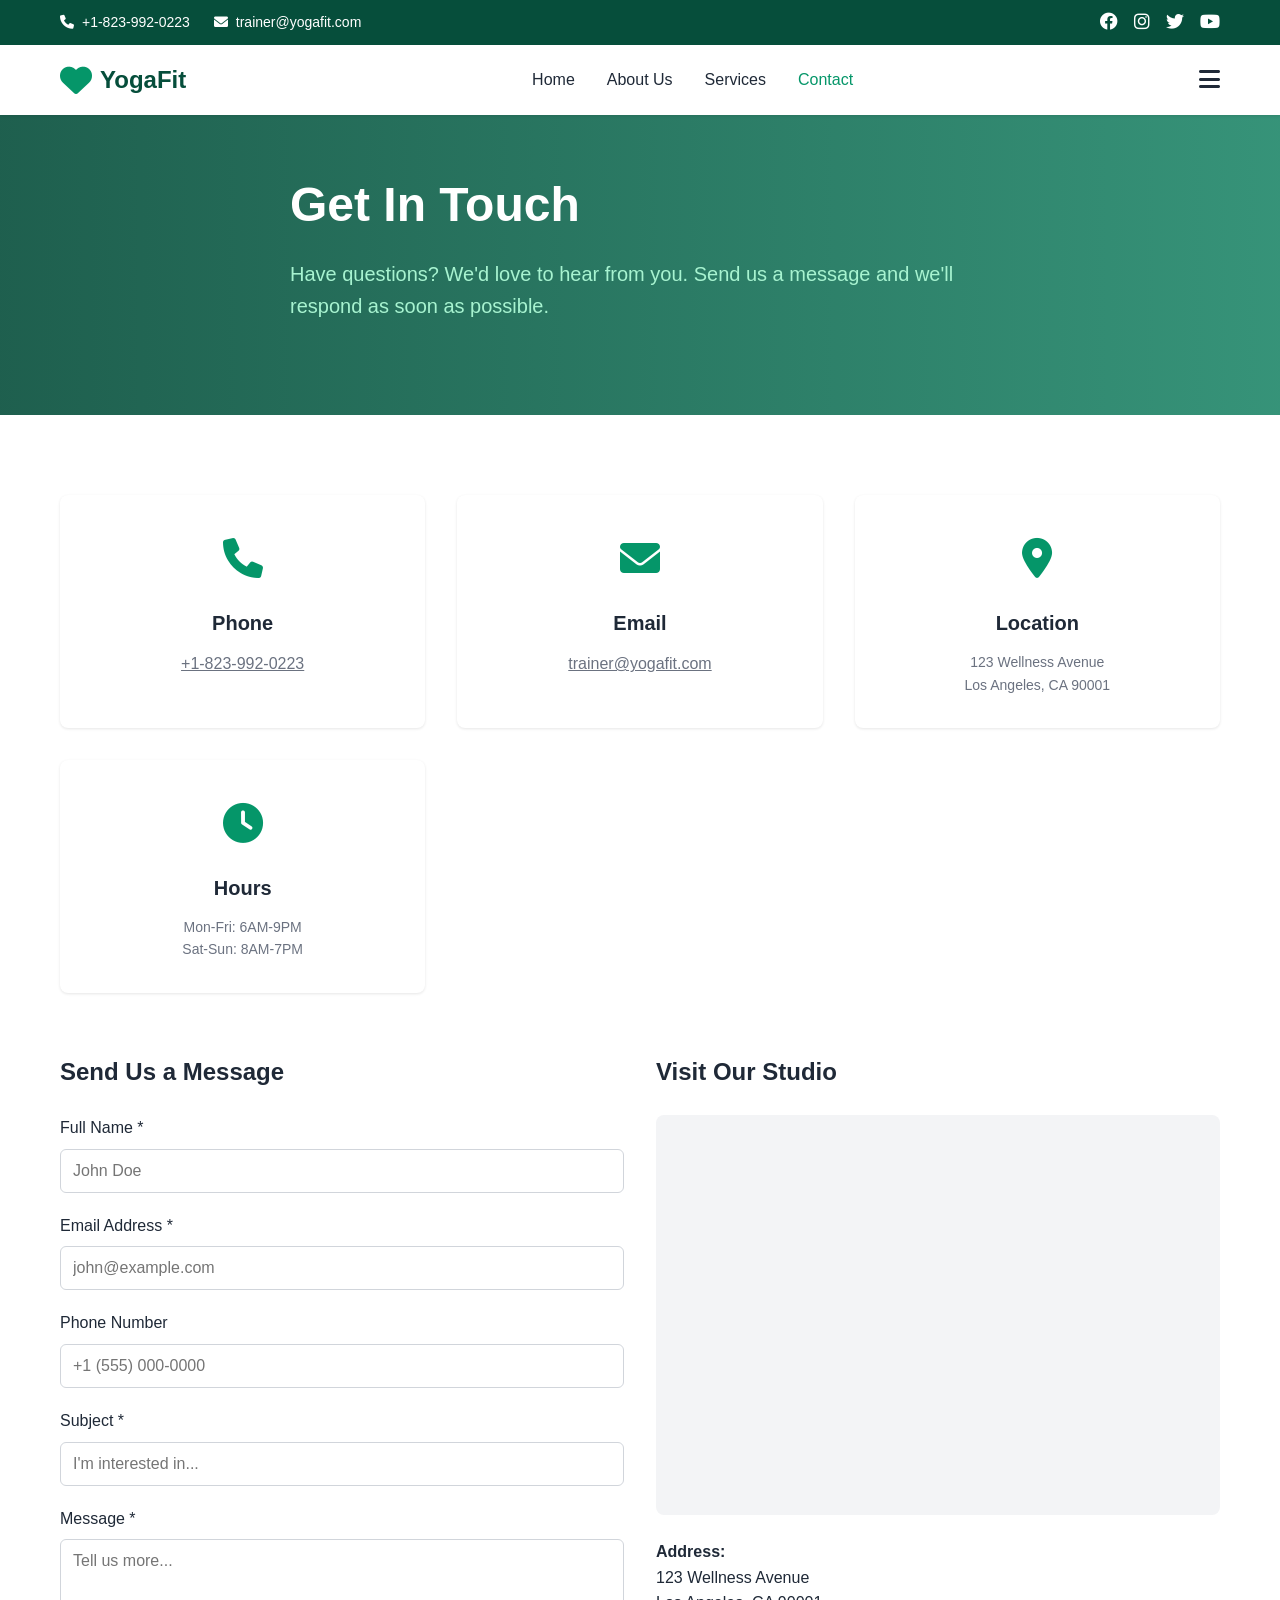
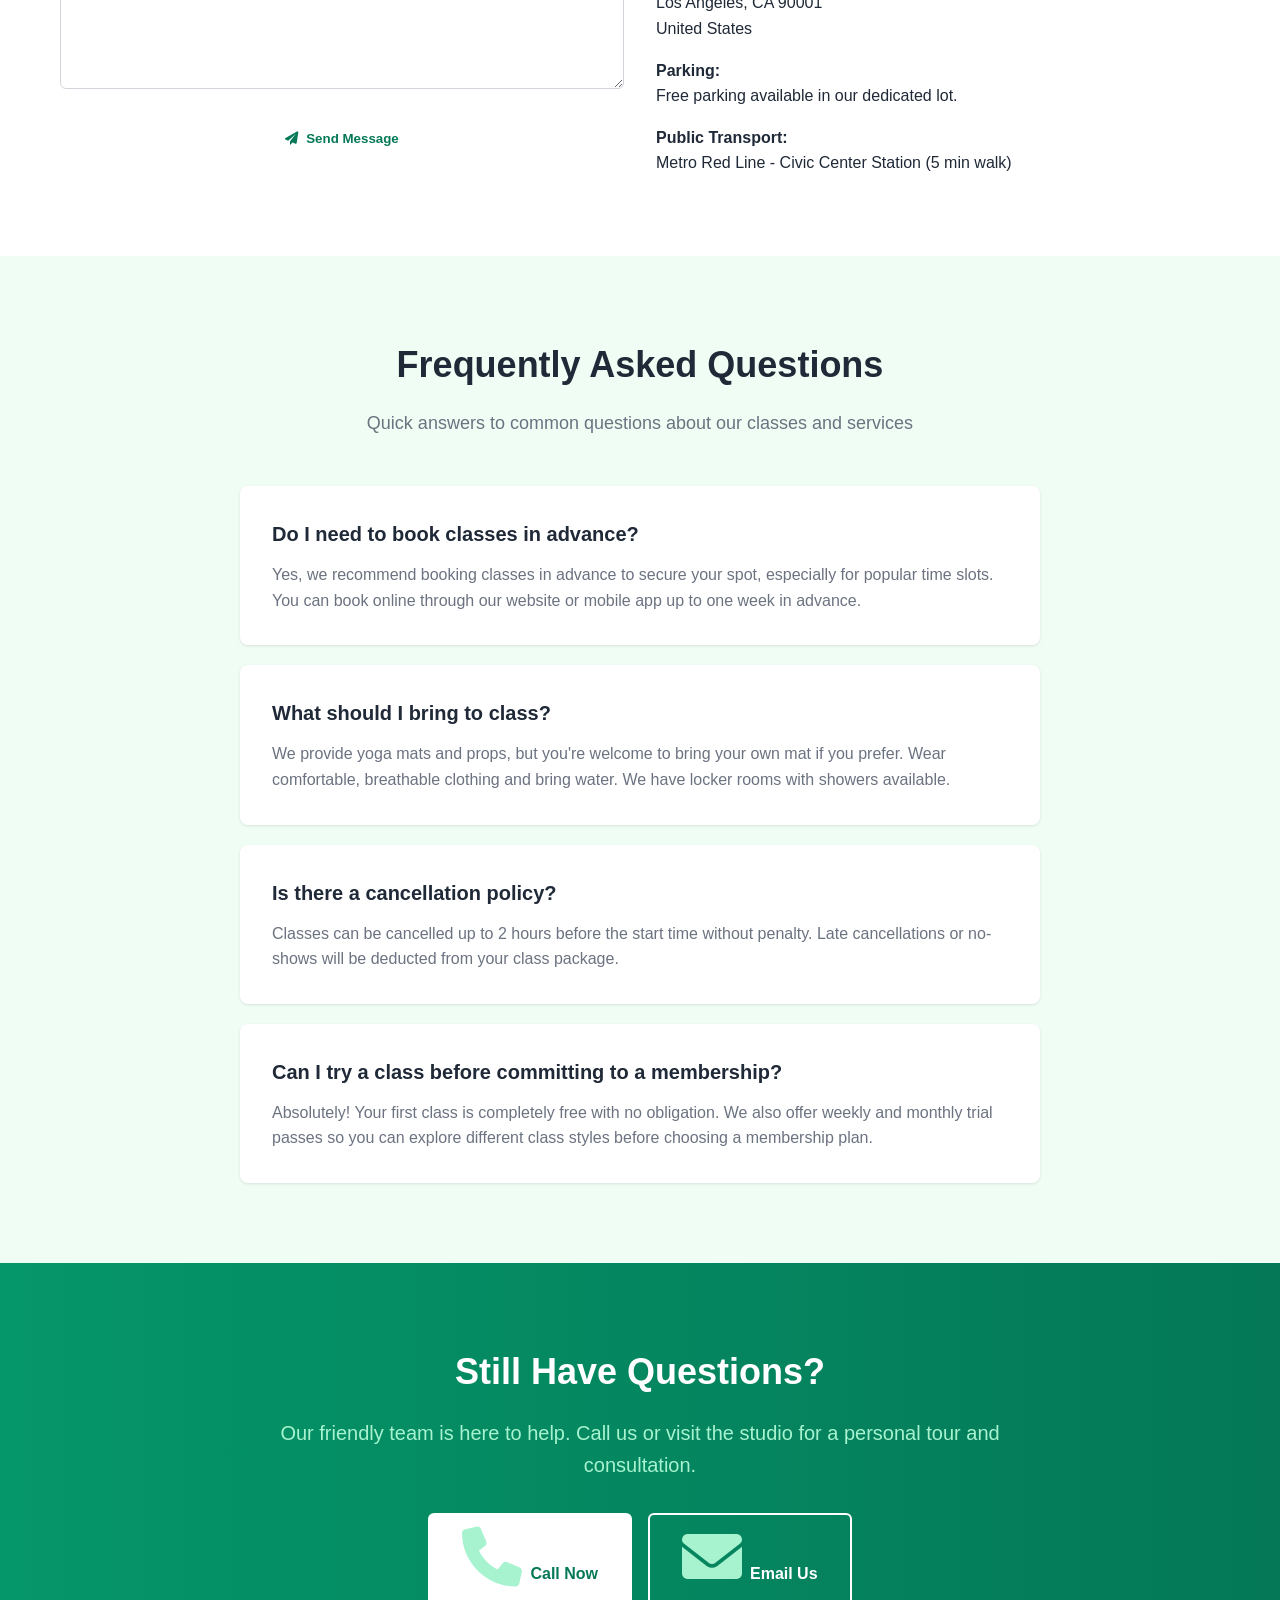
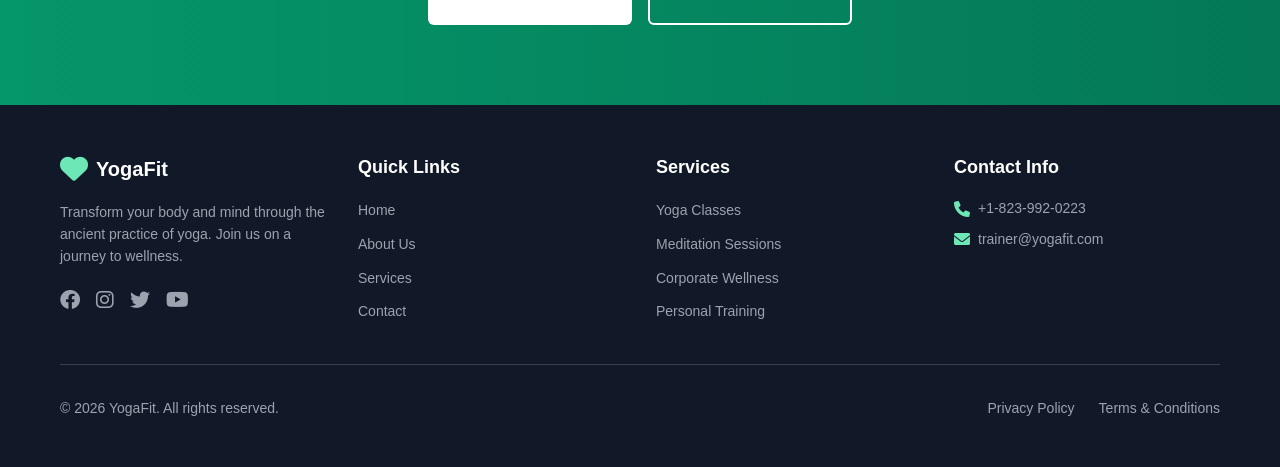
<file: contact.html>
<!DOCTYPE html>
<html lang="en">
<head>
    <meta charset="UTF-8">
    <meta name="viewport" content="width=device-width, initial-scale=1.0">
    <title>Contact Us - YogaFit</title>
    <link rel="stylesheet" href="styles.css">
    <link rel="stylesheet" href="https://cdnjs.cloudflare.com/ajax/libs/font-awesome/6.0.0/css/all.min.css">
</head>
<body>
    <header class="header">
        <div class="top-bar">
            <div class="container">
                <div class="top-bar-content">
                    <div class="contact-info">
                        <a href="tel:+18239920223" class="contact-link"><i class="fas fa-phone"></i><span>+1-823-992-0223</span></a>
                        <a href="mailto:trainer@yogafit.com" class="contact-link"><i class="fas fa-envelope"></i><span>trainer@yogafit.com</span></a>
                    </div>
                    <div class="social-links">
                        <a href="https://facebook.com" target="_blank"><i class="fab fa-facebook"></i></a>
                        <a href="https://instagram.com" target="_blank"><i class="fab fa-instagram"></i></a>
                        <a href="https://twitter.com" target="_blank"><i class="fab fa-twitter"></i></a>
                        <a href="https://youtube.com" target="_blank"><i class="fab fa-youtube"></i></a>
                    </div>
                </div>
            </div>
        </div>
        <nav class="main-nav">
            <div class="container">
                <div class="nav-content">
                    <a href="index.html" class="logo"><i class="fas fa-heart"></i><span>YogaFit</span></a>
                    <ul class="nav-menu">
                        <li><a href="index.html">Home</a></li>
                        <li><a href="about.html">About Us</a></li>
                        <li><a href="services.html">Services</a></li>
                        <li><a href="contact.html" class="active">Contact</a></li>
                    </ul>
                </div>
            </div>
        </nav>
    </header>

    <section class="hero" style="height: 300px;">
        <div class="hero-overlay"></div>
        <div class="container">
            <div class="hero-content">
                <h1>Get In Touch</h1>
                <p>Have questions? We'd love to hear from you. Send us a message and we'll respond as soon as possible.</p>
            </div>
        </div>
    </section>

    <section class="section bg-white">
        <div class="container">
            <div class="grid grid-4" style="margin-bottom: 60px;">
                <div class="card" style="text-align: center;">
                    <div class="card-icon"><i class="fas fa-phone"></i></div>
                    <h3>Phone</h3>
                    <a href="tel:+18239920223" style="color: var(--text-gray);">+1-823-992-0223</a>
                </div>
                <div class="card" style="text-align: center;">
                    <div class="card-icon"><i class="fas fa-envelope"></i></div>
                    <h3>Email</h3>
                    <a href="mailto:trainer@yogafit.com" style="color: var(--text-gray);">trainer@yogafit.com</a>
                </div>
                <div class="card" style="text-align: center;">
                    <div class="card-icon"><i class="fas fa-map-marker-alt"></i></div>
                    <h3>Location</h3>
                    <p style="font-size: 14px;">123 Wellness Avenue<br>Los Angeles, CA 90001</p>
                </div>
                <div class="card" style="text-align: center;">
                    <div class="card-icon"><i class="fas fa-clock"></i></div>
                    <h3>Hours</h3>
                    <p style="font-size: 14px;">Mon-Fri: 6AM-9PM<br>Sat-Sun: 8AM-7PM</p>
                </div>
            </div>

            <div class="grid grid-2">
                <div>
                    <h2 style="margin-bottom: 24px;">Send Us a Message</h2>
                    <form id="contactForm">
                        <div class="form-group">
                            <label class="form-label">Full Name *</label>
                            <input type="text" class="form-input" placeholder="John Doe" required>
                        </div>
                        <div class="form-group">
                            <label class="form-label">Email Address *</label>
                            <input type="email" class="form-input" placeholder="john@example.com" required>
                        </div>
                        <div class="form-group">
                            <label class="form-label">Phone Number</label>
                            <input type="tel" class="form-input" placeholder="+1 (555) 000-0000">
                        </div>
                        <div class="form-group">
                            <label class="form-label">Subject *</label>
                            <input type="text" class="form-input" placeholder="I'm interested in..." required>
                        </div>
                        <div class="form-group">
                            <label class="form-label">Message *</label>
                            <textarea class="form-textarea" placeholder="Tell us more..." required></textarea>
                        </div>
                        <button type="submit" class="btn btn-primary" style="width: 100%;"><i class="fas fa-paper-plane" style="margin-right: 8px;"></i>Send Message</button>
                    </form>
                </div>
                <div>
                    <h2 style="margin-bottom: 24px;">Visit Our Studio</h2>
                    <div style="background: #f3f4f6; height: 400px; border-radius: 8px; margin-bottom: 24px;">
                        <iframe src="https://www.google.com/maps/embed?pb=!1m18!1m12!1m3!1d3305.191055827162!2d-118.24368492346677!3d34.05223747315453!2m3!1f0!2f0!3f0!3m2!1i1024!2i768!4f13.1!3m3!1m2!1s0x80c2c75ddc27da13%3A0xe22fdf6f254608f4!2sLos%20Angeles%2C%20CA%2C%20USA!5e0!3m2!1sen!2s!4v1706000000000!5m2!1sen!2s" width="100%" height="400" style="border:0; border-radius: 8px;" allowfullscreen="" loading="lazy"></iframe>
                    </div>
                    <div style="margin-bottom: 16px;">
                        <strong>Address:</strong><br>
                        123 Wellness Avenue<br>
                        Los Angeles, CA 90001<br>
                        United States
                    </div>
                    <div style="margin-bottom: 16px;">
                        <strong>Parking:</strong><br>
                        Free parking available in our dedicated lot.
                    </div>
                    <div>
                        <strong>Public Transport:</strong><br>
                        Metro Red Line - Civic Center Station (5 min walk)
                    </div>
                </div>
            </div>
        </div>
    </section>

    <section class="section bg-light">
        <div class="container">
            <div class="section-header">
                <h2>Frequently Asked Questions</h2>
                <p>Quick answers to common questions about our classes and services</p>
            </div>
            <div style="max-width: 800px; margin: 0 auto;">
                <div class="card" style="margin-bottom: 20px;">
                    <h3>Do I need to book classes in advance?</h3>
                    <p>Yes, we recommend booking classes in advance to secure your spot, especially for popular time slots. You can book online through our website or mobile app up to one week in advance.</p>
                </div>
                <div class="card" style="margin-bottom: 20px;">
                    <h3>What should I bring to class?</h3>
                    <p>We provide yoga mats and props, but you're welcome to bring your own mat if you prefer. Wear comfortable, breathable clothing and bring water. We have locker rooms with showers available.</p>
                </div>
                <div class="card" style="margin-bottom: 20px;">
                    <h3>Is there a cancellation policy?</h3>
                    <p>Classes can be cancelled up to 2 hours before the start time without penalty. Late cancellations or no-shows will be deducted from your class package.</p>
                </div>
                <div class="card">
                    <h3>Can I try a class before committing to a membership?</h3>
                    <p>Absolutely! Your first class is completely free with no obligation. We also offer weekly and monthly trial passes so you can explore different class styles before choosing a membership plan.</p>
                </div>
            </div>
        </div>
    </section>

    <section class="cta-section">
        <div class="container">
            <div class="cta-content">
                <h2>Still Have Questions?</h2>
                <p>Our friendly team is here to help. Call us or visit the studio for a personal tour and consultation.</p>
                <div class="cta-buttons">
                    <a href="tel:+18239920223" class="btn btn-white"><i class="fas fa-phone" style="margin-right: 8px;"></i>Call Now</a>
                    <a href="mailto:trainer@yogafit.com" class="btn btn-outline-white"><i class="fas fa-envelope" style="margin-right: 8px;"></i>Email Us</a>
                </div>
            </div>
        </div>
    </section>

    <footer class="footer">
        <div class="container">
            <div class="footer-grid">
                <div class="footer-col">
                    <div class="footer-logo"><i class="fas fa-heart"></i><span>YogaFit</span></div>
                    <p>Transform your body and mind through the ancient practice of yoga. Join us on a journey to wellness.</p>
                    <div class="footer-social">
                        <a href="https://facebook.com" target="_blank"><i class="fab fa-facebook"></i></a>
                        <a href="https://instagram.com" target="_blank"><i class="fab fa-instagram"></i></a>
                        <a href="https://twitter.com" target="_blank"><i class="fab fa-twitter"></i></a>
                        <a href="https://youtube.com" target="_blank"><i class="fab fa-youtube"></i></a>
                    </div>
                </div>
                <div class="footer-col">
                    <h3>Quick Links</h3>
                    <ul>
                        <li><a href="index.html">Home</a></li>
                        <li><a href="about.html">About Us</a></li>
                        <li><a href="services.html">Services</a></li>
                        <li><a href="contact.html">Contact</a></li>
                    </ul>
                </div>
                <div class="footer-col">
                    <h3>Services</h3>
                    <ul>
                        <li><a href="services.html">Yoga Classes</a></li>
                        <li><a href="services.html">Meditation Sessions</a></li>
                        <li><a href="services.html">Corporate Wellness</a></li>
                        <li><a href="services.html">Personal Training</a></li>
                    </ul>
                </div>
                <div class="footer-col">
                    <h3>Contact Info</h3>
                    <ul class="contact-list">
                        <li><i class="fas fa-phone"></i><a href="tel:+18239920223">+1-823-992-0223</a></li>
                        <li><i class="fas fa-envelope"></i><a href="mailto:trainer@yogafit.com">trainer@yogafit.com</a></li>
                    </ul>
                </div>
            </div>
            <div class="footer-bottom">
                <p>&copy; 2026 YogaFit. All rights reserved.</p>
                <div class="footer-links">
                    <a href="privacy.html">Privacy Policy</a>
                    <a href="terms.html">Terms & Conditions</a>
                </div>
            </div>
        </div>
    </footer>

    <script src="script.js"></script>
</body>
</html>
</file>
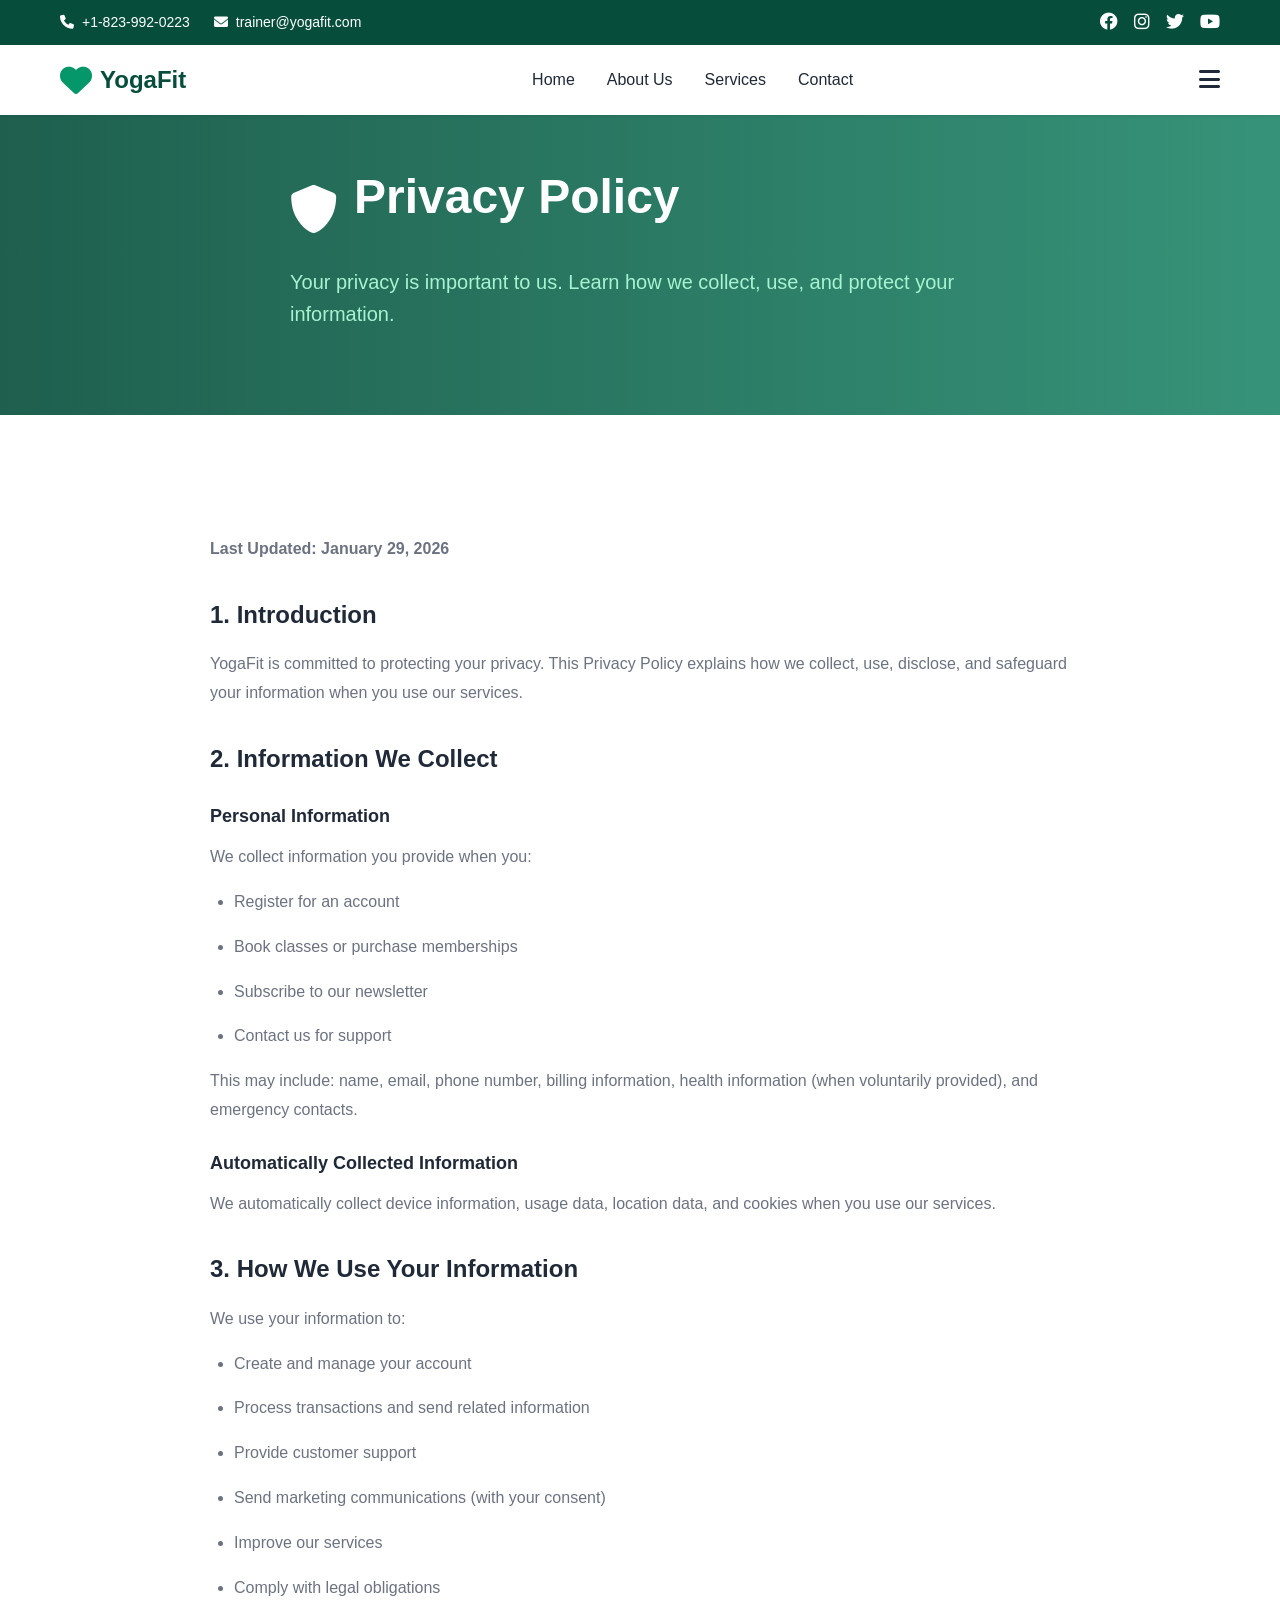
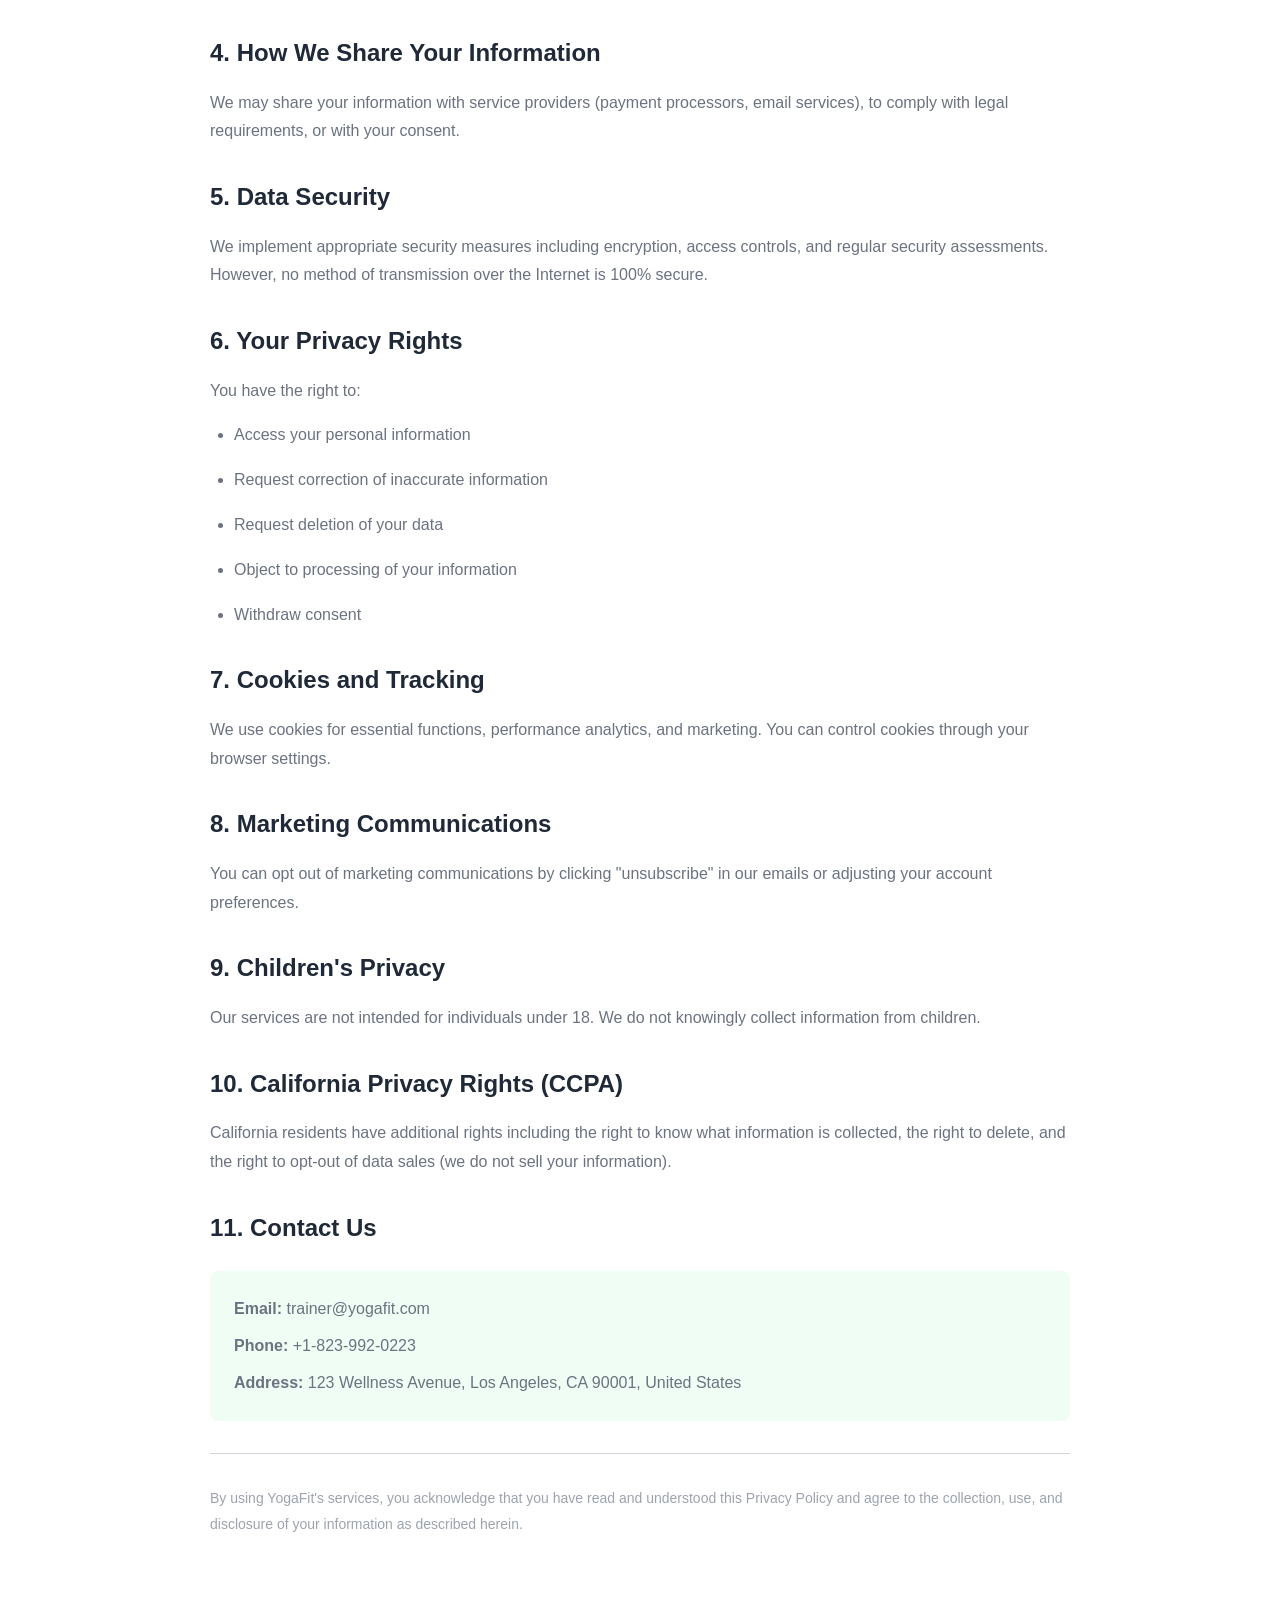
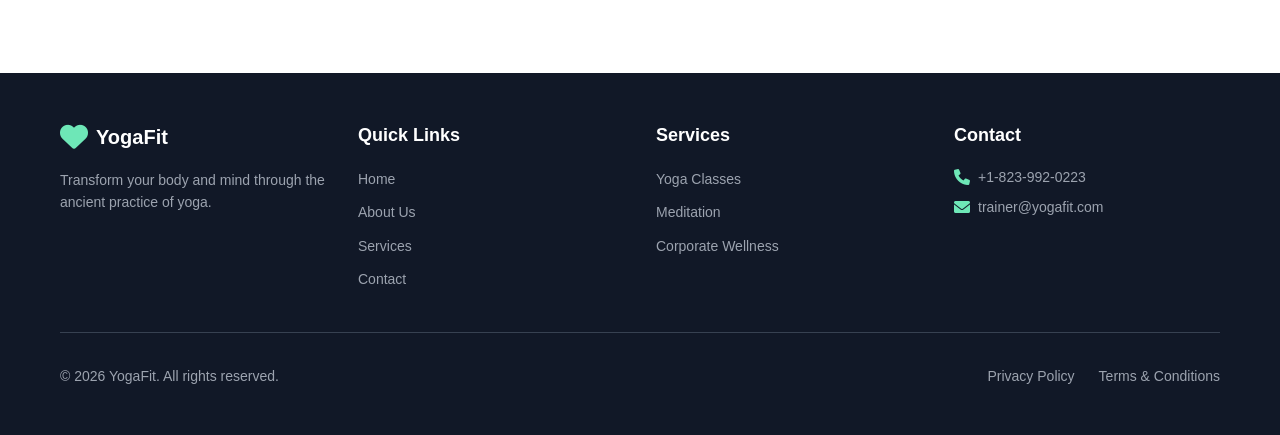
<file: privacy.html>
<!DOCTYPE html>
<html lang="en">
<head>
    <meta charset="UTF-8">
    <meta name="viewport" content="width=device-width, initial-scale=1.0">
    <title>Privacy Policy - YogaFit</title>
    <link rel="stylesheet" href="styles.css">
    <link rel="stylesheet" href="https://cdnjs.cloudflare.com/ajax/libs/font-awesome/6.0.0/css/all.min.css">
    <style>
        .content-section { max-width: 900px; margin: 0 auto; padding: 40px 20px; }
        .content-section h2 { font-size: 24px; margin: 32px 0 16px; color: var(--text-dark); }
        .content-section h3 { font-size: 18px; margin: 24px 0 12px; color: var(--text-dark); }
        .content-section p, .content-section li { line-height: 1.8; color: var(--text-gray); margin-bottom: 16px; }
        .content-section ul { margin-left: 24px; }
        .highlight-box { background: var(--bg-light); padding: 24px; border-radius: 8px; margin: 24px 0; }
    </style>
</head>
<body>
    <header class="header">
        <div class="top-bar">
            <div class="container">
                <div class="top-bar-content">
                    <div class="contact-info">
                        <a href="tel:+18239920223" class="contact-link"><i class="fas fa-phone"></i><span>+1-823-992-0223</span></a>
                        <a href="mailto:trainer@yogafit.com" class="contact-link"><i class="fas fa-envelope"></i><span>trainer@yogafit.com</span></a>
                    </div>
                    <div class="social-links">
                        <a href="https://facebook.com"><i class="fab fa-facebook"></i></a>
                        <a href="https://instagram.com"><i class="fab fa-instagram"></i></a>
                        <a href="https://twitter.com"><i class="fab fa-twitter"></i></a>
                        <a href="https://youtube.com"><i class="fab fa-youtube"></i></a>
                    </div>
                </div>
            </div>
        </div>
        <nav class="main-nav">
            <div class="container">
                <div class="nav-content">
                    <a href="index.html" class="logo"><i class="fas fa-heart"></i><span>YogaFit</span></a>
                    <ul class="nav-menu">
                        <li><a href="index.html">Home</a></li>
                        <li><a href="about.html">About Us</a></li>
                        <li><a href="services.html">Services</a></li>
                        <li><a href="contact.html">Contact</a></li>
                    </ul>
                </div>
            </div>
        </nav>
    </header>

    <section class="hero" style="height: 300px;">
        <div class="hero-overlay"></div>
        <div class="container">
            <div class="hero-content">
                <div style="display: flex; align-items: center; gap: 16px; margin-bottom: 16px;">
                    <i class="fas fa-shield-alt" style="font-size: 48px;"></i>
                    <h1>Privacy Policy</h1>
                </div>
                <p>Your privacy is important to us. Learn how we collect, use, and protect your information.</p>
            </div>
        </div>
    </section>

    <section class="section bg-white">
        <div class="content-section">
            <p><strong>Last Updated: January 29, 2026</strong></p>

            <h2>1. Introduction</h2>
            <p>YogaFit is committed to protecting your privacy. This Privacy Policy explains how we collect, use, disclose, and safeguard your information when you use our services.</p>

            <h2>2. Information We Collect</h2>
            <h3>Personal Information</h3>
            <p>We collect information you provide when you:</p>
            <ul>
                <li>Register for an account</li>
                <li>Book classes or purchase memberships</li>
                <li>Subscribe to our newsletter</li>
                <li>Contact us for support</li>
            </ul>
            <p>This may include: name, email, phone number, billing information, health information (when voluntarily provided), and emergency contacts.</p>

            <h3>Automatically Collected Information</h3>
            <p>We automatically collect device information, usage data, location data, and cookies when you use our services.</p>

            <h2>3. How We Use Your Information</h2>
            <p>We use your information to:</p>
            <ul>
                <li>Create and manage your account</li>
                <li>Process transactions and send related information</li>
                <li>Provide customer support</li>
                <li>Send marketing communications (with your consent)</li>
                <li>Improve our services</li>
                <li>Comply with legal obligations</li>
            </ul>

            <h2>4. How We Share Your Information</h2>
            <p>We may share your information with service providers (payment processors, email services), to comply with legal requirements, or with your consent.</p>

            <h2>5. Data Security</h2>
            <p>We implement appropriate security measures including encryption, access controls, and regular security assessments. However, no method of transmission over the Internet is 100% secure.</p>

            <h2>6. Your Privacy Rights</h2>
            <p>You have the right to:</p>
            <ul>
                <li>Access your personal information</li>
                <li>Request correction of inaccurate information</li>
                <li>Request deletion of your data</li>
                <li>Object to processing of your information</li>
                <li>Withdraw consent</li>
            </ul>

            <h2>7. Cookies and Tracking</h2>
            <p>We use cookies for essential functions, performance analytics, and marketing. You can control cookies through your browser settings.</p>

            <h2>8. Marketing Communications</h2>
            <p>You can opt out of marketing communications by clicking "unsubscribe" in our emails or adjusting your account preferences.</p>

            <h2>9. Children's Privacy</h2>
            <p>Our services are not intended for individuals under 18. We do not knowingly collect information from children.</p>

            <h2>10. California Privacy Rights (CCPA)</h2>
            <p>California residents have additional rights including the right to know what information is collected, the right to delete, and the right to opt-out of data sales (we do not sell your information).</p>

            <h2>11. Contact Us</h2>
            <div class="highlight-box">
                <p style="margin-bottom: 8px;"><strong>Email:</strong> trainer@yogafit.com</p>
                <p style="margin-bottom: 8px;"><strong>Phone:</strong> +1-823-992-0223</p>
                <p style="margin-bottom: 0;"><strong>Address:</strong> 123 Wellness Avenue, Los Angeles, CA 90001, United States</p>
            </div>

            <p style="margin-top: 32px; padding-top: 32px; border-top: 1px solid var(--border-color); font-size: 14px; color: var(--text-light);">
                By using YogaFit's services, you acknowledge that you have read and understood this Privacy Policy and agree to the collection, use, and disclosure of your information as described herein.
            </p>
        </div>
    </section>

    <footer class="footer">
        <div class="container">
            <div class="footer-grid">
                <div class="footer-col">
                    <div class="footer-logo"><i class="fas fa-heart"></i><span>YogaFit</span></div>
                    <p>Transform your body and mind through the ancient practice of yoga.</p>
                </div>
                <div class="footer-col">
                    <h3>Quick Links</h3>
                    <ul>
                        <li><a href="index.html">Home</a></li>
                        <li><a href="about.html">About Us</a></li>
                        <li><a href="services.html">Services</a></li>
                        <li><a href="contact.html">Contact</a></li>
                    </ul>
                </div>
                <div class="footer-col">
                    <h3>Services</h3>
                    <ul>
                        <li><a href="services.html">Yoga Classes</a></li>
                        <li><a href="services.html">Meditation</a></li>
                        <li><a href="services.html">Corporate Wellness</a></li>
                    </ul>
                </div>
                <div class="footer-col">
                    <h3>Contact</h3>
                    <ul class="contact-list">
                        <li><i class="fas fa-phone"></i><a href="tel:+18239920223">+1-823-992-0223</a></li>
                        <li><i class="fas fa-envelope"></i><a href="mailto:trainer@yogafit.com">trainer@yogafit.com</a></li>
                    </ul>
                </div>
            </div>
            <div class="footer-bottom">
                <p>&copy; 2026 YogaFit. All rights reserved.</p>
                <div class="footer-links">
                    <a href="privacy.html">Privacy Policy</a>
                    <a href="terms.html">Terms & Conditions</a>
                </div>
            </div>
        </div>
    </footer>
    <script src="script.js"></script>
</body>
</html>
</file>
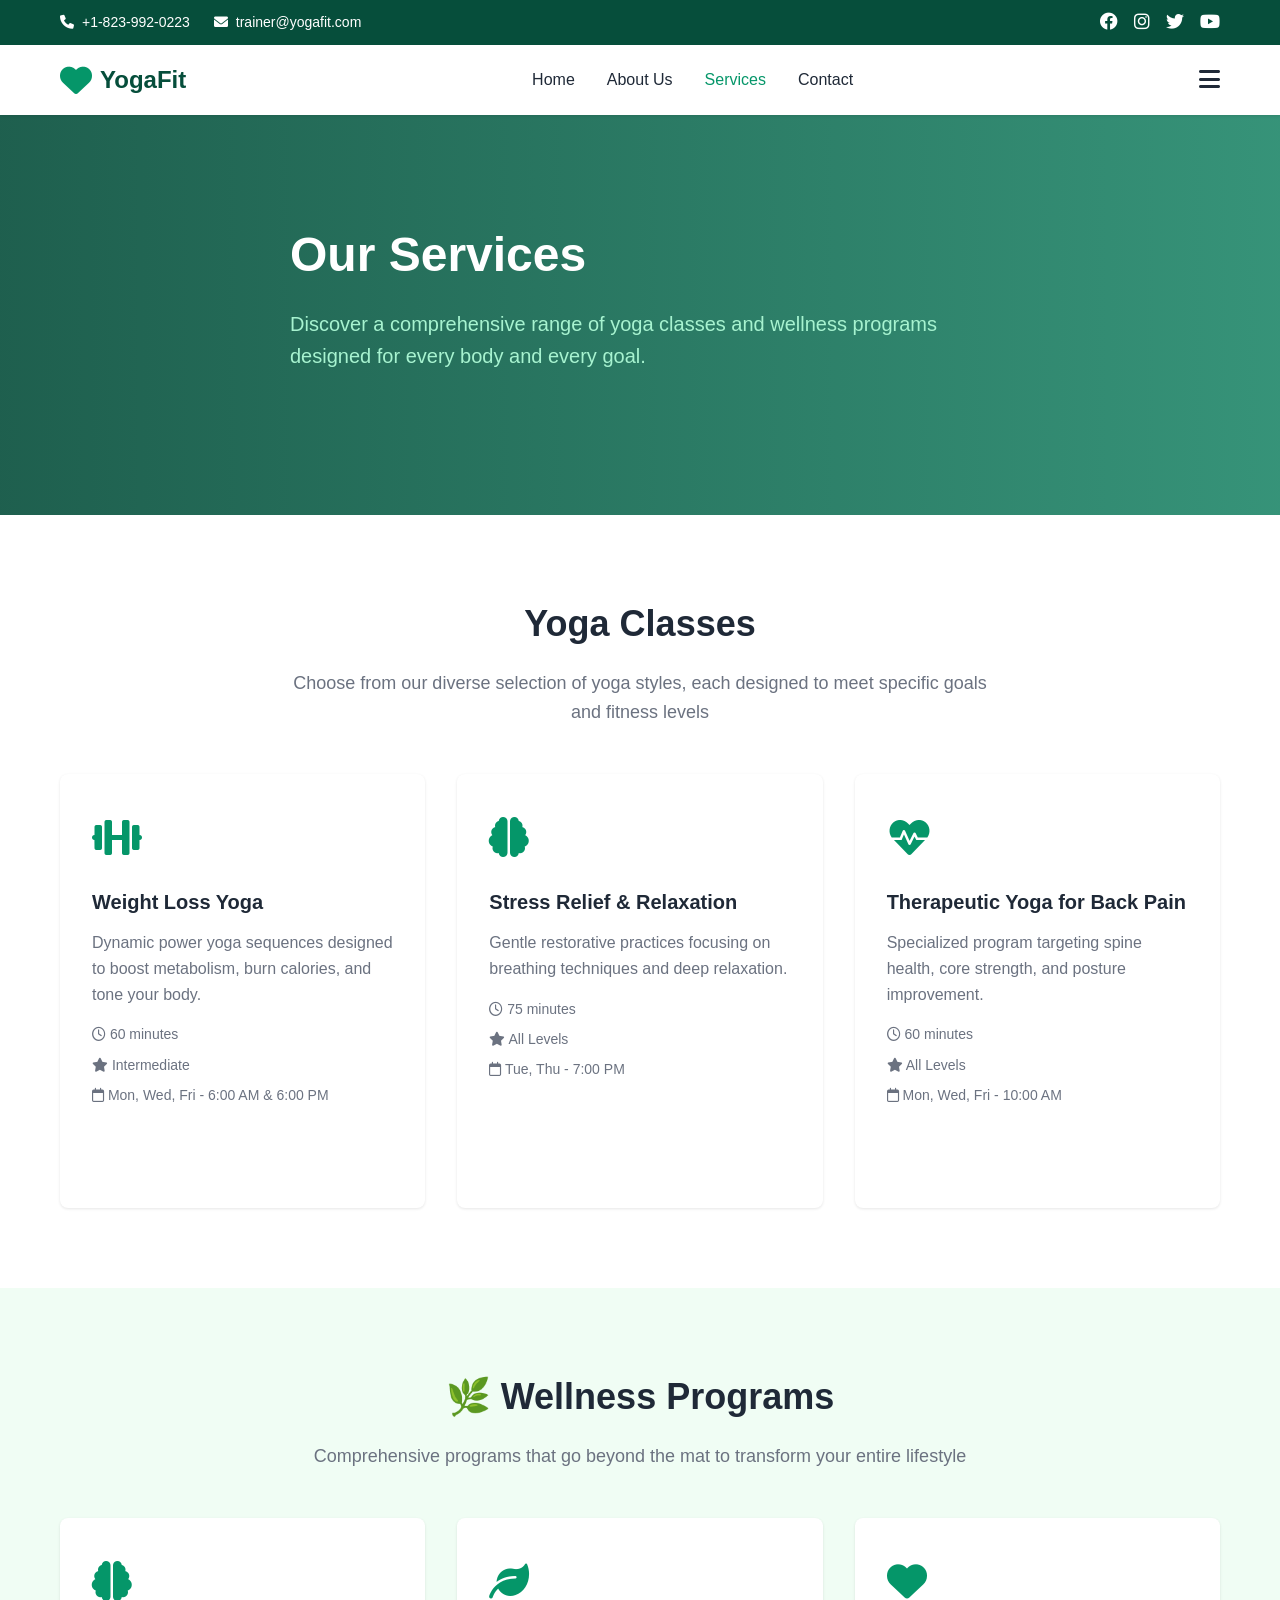
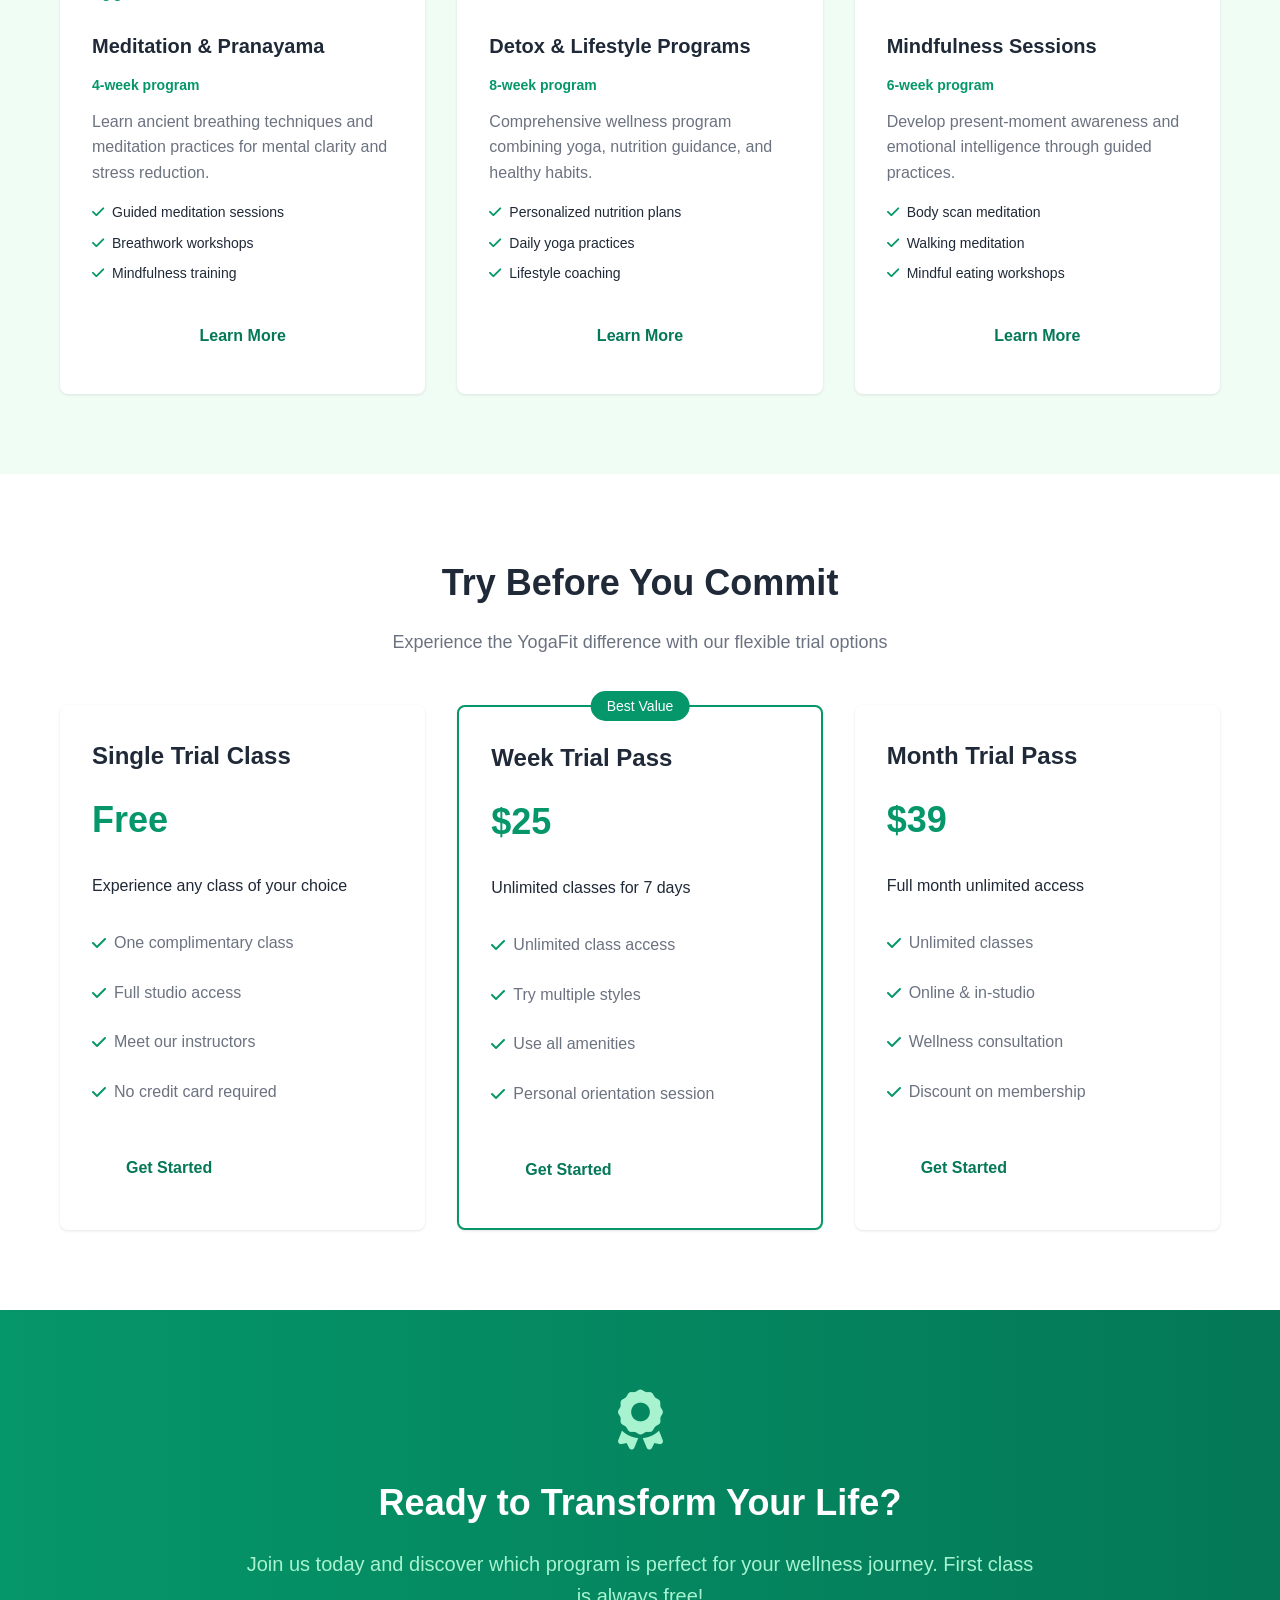
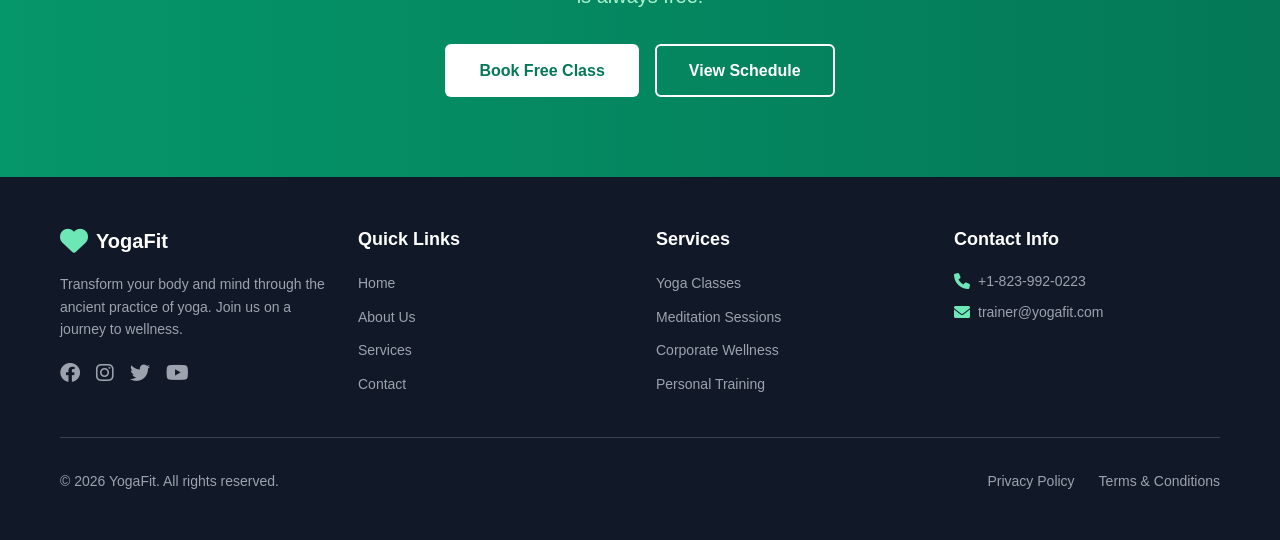
<file: services.html>
<!DOCTYPE html>
<html lang="en">
<head>
    <meta charset="UTF-8">
    <meta name="viewport" content="width=device-width, initial-scale=1.0">
    <title>Services - YogaFit</title>
    <link rel="stylesheet" href="styles.css">
    <link rel="stylesheet" href="https://cdnjs.cloudflare.com/ajax/libs/font-awesome/6.0.0/css/all.min.css">
</head>
<body>
    <!-- Header (same as index.html) -->
    <header class="header">
        <div class="top-bar">
            <div class="container">
                <div class="top-bar-content">
                    <div class="contact-info">
                        <a href="tel:+18239920223" class="contact-link">
                            <i class="fas fa-phone"></i>
                            <span>+1-823-992-0223</span>
                        </a>
                        <a href="mailto:trainer@yogafit.com" class="contact-link">
                            <i class="fas fa-envelope"></i>
                            <span>trainer@yogafit.com</span>
                        </a>
                    </div>
                    <div class="social-links">
                        <a href="https://facebook.com" target="_blank"><i class="fab fa-facebook"></i></a>
                        <a href="https://instagram.com" target="_blank"><i class="fab fa-instagram"></i></a>
                        <a href="https://twitter.com" target="_blank"><i class="fab fa-twitter"></i></a>
                        <a href="https://youtube.com" target="_blank"><i class="fab fa-youtube"></i></a>
                    </div>
                </div>
            </div>
        </div>
        <nav class="main-nav">
            <div class="container">
                <div class="nav-content">
                    <a href="index.html" class="logo">
                        <i class="fas fa-heart"></i>
                        <span>YogaFit</span>
                    </a>
                    <ul class="nav-menu">
                        <li><a href="index.html">Home</a></li>
                        <li><a href="about.html">About Us</a></li>
                        <li><a href="services.html" class="active">Services</a></li>
                        <li><a href="contact.html">Contact</a></li>
                    </ul>
                </div>
            </div>
        </nav>
    </header>

    <!-- Hero -->
    <section class="hero" style="height: 400px;">
        <div class="hero-overlay"></div>
        <div class="container">
            <div class="hero-content">
                <h1>Our Services</h1>
                <p>Discover a comprehensive range of yoga classes and wellness programs designed for every body and every goal.</p>
            </div>
        </div>
    </section>

    <!-- Yoga Classes -->
    <section class="section bg-white">
        <div class="container">
            <div class="section-header">
                <h2>Yoga Classes</h2>
                <p>Choose from our diverse selection of yoga styles, each designed to meet specific goals and fitness levels</p>
            </div>
            <div class="grid grid-3">
                <div class="card">
                    <div class="card-icon"><i class="fas fa-dumbbell"></i></div>
                    <h3>Weight Loss Yoga</h3>
                    <p>Dynamic power yoga sequences designed to boost metabolism, burn calories, and tone your body.</p>
                    <div style="margin-top: 16px; font-size: 14px; color: var(--text-gray);">
                        <div style="margin-bottom: 8px;"><i class="far fa-clock"></i> 60 minutes</div>
                        <div style="margin-bottom: 8px;"><i class="fas fa-star"></i> Intermediate</div>
                        <div><i class="far fa-calendar"></i> Mon, Wed, Fri - 6:00 AM & 6:00 PM</div>
                    </div>
                    <a href="contact.html" class="btn btn-outline" style="width: 100%; margin-top: 16px; text-align: center;">Book Class</a>
                </div>
                <div class="card">
                    <div class="card-icon"><i class="fas fa-brain"></i></div>
                    <h3>Stress Relief & Relaxation</h3>
                    <p>Gentle restorative practices focusing on breathing techniques and deep relaxation.</p>
                    <div style="margin-top: 16px; font-size: 14px; color: var(--text-gray);">
                        <div style="margin-bottom: 8px;"><i class="far fa-clock"></i> 75 minutes</div>
                        <div style="margin-bottom: 8px;"><i class="fas fa-star"></i> All Levels</div>
                        <div><i class="far fa-calendar"></i> Tue, Thu - 7:00 PM</div>
                    </div>
                    <a href="contact.html" class="btn btn-outline" style="width: 100%; margin-top: 16px; text-align: center;">Book Class</a>
                </div>
                <div class="card">
                    <div class="card-icon"><i class="fas fa-heart-pulse"></i></div>
                    <h3>Therapeutic Yoga for Back Pain</h3>
                    <p>Specialized program targeting spine health, core strength, and posture improvement.</p>
                    <div style="margin-top: 16px; font-size: 14px; color: var(--text-gray);">
                        <div style="margin-bottom: 8px;"><i class="far fa-clock"></i> 60 minutes</div>
                        <div style="margin-bottom: 8px;"><i class="fas fa-star"></i> All Levels</div>
                        <div><i class="far fa-calendar"></i> Mon, Wed, Fri - 10:00 AM</div>
                    </div>
                    <a href="contact.html" class="btn btn-outline" style="width: 100%; margin-top: 16px; text-align: center;">Book Class</a>
                </div>
            </div>
        </div>
    </section>

    <!-- Wellness Programs -->
    <section class="section bg-light">
        <div class="container">
            <div class="section-header">
                <h2>🌿 Wellness Programs</h2>
                <p>Comprehensive programs that go beyond the mat to transform your entire lifestyle</p>
            </div>
            <div class="grid grid-3">
                <div class="card card-white">
                    <div class="card-icon"><i class="fas fa-brain"></i></div>
                    <h3>Meditation & Pranayama</h3>
                    <p style="font-size: 14px; color: var(--primary-color); font-weight: 600; margin-bottom: 12px;">4-week program</p>
                    <p>Learn ancient breathing techniques and meditation practices for mental clarity and stress reduction.</p>
                    <ul style="list-style: none; margin-top: 16px;">
                        <li style="margin-bottom: 8px; font-size: 14px;"><i class="fas fa-check" style="color: var(--primary-color); margin-right: 8px;"></i>Guided meditation sessions</li>
                        <li style="margin-bottom: 8px; font-size: 14px;"><i class="fas fa-check" style="color: var(--primary-color); margin-right: 8px;"></i>Breathwork workshops</li>
                        <li style="margin-bottom: 8px; font-size: 14px;"><i class="fas fa-check" style="color: var(--primary-color); margin-right: 8px;"></i>Mindfulness training</li>
                    </ul>
                    <a href="contact.html" class="btn btn-primary" style="width: 100%; margin-top: 16px; text-align: center;">Learn More</a>
                </div>
                <div class="card card-white">
                    <div class="card-icon"><i class="fas fa-leaf"></i></div>
                    <h3>Detox & Lifestyle Programs</h3>
                    <p style="font-size: 14px; color: var(--primary-color); font-weight: 600; margin-bottom: 12px;">8-week program</p>
                    <p>Comprehensive wellness program combining yoga, nutrition guidance, and healthy habits.</p>
                    <ul style="list-style: none; margin-top: 16px;">
                        <li style="margin-bottom: 8px; font-size: 14px;"><i class="fas fa-check" style="color: var(--primary-color); margin-right: 8px;"></i>Personalized nutrition plans</li>
                        <li style="margin-bottom: 8px; font-size: 14px;"><i class="fas fa-check" style="color: var(--primary-color); margin-right: 8px;"></i>Daily yoga practices</li>
                        <li style="margin-bottom: 8px; font-size: 14px;"><i class="fas fa-check" style="color: var(--primary-color); margin-right: 8px;"></i>Lifestyle coaching</li>
                    </ul>
                    <a href="contact.html" class="btn btn-primary" style="width: 100%; margin-top: 16px; text-align: center;">Learn More</a>
                </div>
                <div class="card card-white">
                    <div class="card-icon"><i class="fas fa-heart"></i></div>
                    <h3>Mindfulness Sessions</h3>
                    <p style="font-size: 14px; color: var(--primary-color); font-weight: 600; margin-bottom: 12px;">6-week program</p>
                    <p>Develop present-moment awareness and emotional intelligence through guided practices.</p>
                    <ul style="list-style: none; margin-top: 16px;">
                        <li style="margin-bottom: 8px; font-size: 14px;"><i class="fas fa-check" style="color: var(--primary-color); margin-right: 8px;"></i>Body scan meditation</li>
                        <li style="margin-bottom: 8px; font-size: 14px;"><i class="fas fa-check" style="color: var(--primary-color); margin-right: 8px;"></i>Walking meditation</li>
                        <li style="margin-bottom: 8px; font-size: 14px;"><i class="fas fa-check" style="color: var(--primary-color); margin-right: 8px;"></i>Mindful eating workshops</li>
                    </ul>
                    <a href="contact.html" class="btn btn-primary" style="width: 100%; margin-top: 16px; text-align: center;">Learn More</a>
                </div>
            </div>
        </div>
    </section>

    <!-- Trial Classes -->
    <section class="section bg-white">
        <div class="container">
            <div class="section-header">
                <h2>Try Before You Commit</h2>
                <p>Experience the YogaFit difference with our flexible trial options</p>
            </div>
            <div class="grid grid-3">
                <div class="pricing-card">
                    <h3>Single Trial Class</h3>
                    <div class="price">
                        <span class="amount">Free</span>
                    </div>
                    <p style="margin-bottom: 20px;">Experience any class of your choice</p>
                    <ul class="features">
                        <li><i class="fas fa-check"></i> One complimentary class</li>
                        <li><i class="fas fa-check"></i> Full studio access</li>
                        <li><i class="fas fa-check"></i> Meet our instructors</li>
                        <li><i class="fas fa-check"></i> No credit card required</li>
                    </ul>
                    <a href="contact.html" class="btn btn-primary" style="width: 100%;">Get Started</a>
                </div>
                <div class="pricing-card popular">
                    <div class="popular-badge">Best Value</div>
                    <h3>Week Trial Pass</h3>
                    <div class="price">
                        <span class="amount">$25</span>
                    </div>
                    <p style="margin-bottom: 20px;">Unlimited classes for 7 days</p>
                    <ul class="features">
                        <li><i class="fas fa-check"></i> Unlimited class access</li>
                        <li><i class="fas fa-check"></i> Try multiple styles</li>
                        <li><i class="fas fa-check"></i> Use all amenities</li>
                        <li><i class="fas fa-check"></i> Personal orientation session</li>
                    </ul>
                    <a href="contact.html" class="btn btn-primary" style="width: 100%;">Get Started</a>
                </div>
                <div class="pricing-card">
                    <h3>Month Trial Pass</h3>
                    <div class="price">
                        <span class="amount">$39</span>
                    </div>
                    <p style="margin-bottom: 20px;">Full month unlimited access</p>
                    <ul class="features">
                        <li><i class="fas fa-check"></i> Unlimited classes</li>
                        <li><i class="fas fa-check"></i> Online & in-studio</li>
                        <li><i class="fas fa-check"></i> Wellness consultation</li>
                        <li><i class="fas fa-check"></i> Discount on membership</li>
                    </ul>
                    <a href="contact.html" class="btn btn-primary" style="width: 100%;">Get Started</a>
                </div>
            </div>
        </div>
    </section>

    <!-- CTA -->
    <section class="cta-section">
        <div class="container">
            <div class="cta-content">
                <i class="fas fa-award"></i>
                <h2>Ready to Transform Your Life?</h2>
                <p>Join us today and discover which program is perfect for your wellness journey. First class is always free!</p>
                <div class="cta-buttons">
                    <a href="contact.html" class="btn btn-white">Book Free Class</a>
                    <a href="contact.html" class="btn btn-outline-white">View Schedule</a>
                </div>
            </div>
        </div>
    </section>

    <!-- Footer (same as index.html) -->
    <footer class="footer">
        <div class="container">
            <div class="footer-grid">
                <div class="footer-col">
                    <div class="footer-logo">
                        <i class="fas fa-heart"></i>
                        <span>YogaFit</span>
                    </div>
                    <p>Transform your body and mind through the ancient practice of yoga. Join us on a journey to wellness.</p>
                    <div class="footer-social">
                        <a href="https://facebook.com" target="_blank"><i class="fab fa-facebook"></i></a>
                        <a href="https://instagram.com" target="_blank"><i class="fab fa-instagram"></i></a>
                        <a href="https://twitter.com" target="_blank"><i class="fab fa-twitter"></i></a>
                        <a href="https://youtube.com" target="_blank"><i class="fab fa-youtube"></i></a>
                    </div>
                </div>
                <div class="footer-col">
                    <h3>Quick Links</h3>
                    <ul>
                        <li><a href="index.html">Home</a></li>
                        <li><a href="about.html">About Us</a></li>
                        <li><a href="services.html">Services</a></li>
                        <li><a href="contact.html">Contact</a></li>
                    </ul>
                </div>
                <div class="footer-col">
                    <h3>Services</h3>
                    <ul>
                        <li><a href="services.html">Yoga Classes</a></li>
                        <li><a href="services.html">Meditation Sessions</a></li>
                        <li><a href="services.html">Corporate Wellness</a></li>
                        <li><a href="services.html">Personal Training</a></li>
                    </ul>
                </div>
                <div class="footer-col">
                    <h3>Contact Info</h3>
                    <ul class="contact-list">
                        <li><i class="fas fa-phone"></i><a href="tel:+18239920223">+1-823-992-0223</a></li>
                        <li><i class="fas fa-envelope"></i><a href="mailto:trainer@yogafit.com">trainer@yogafit.com</a></li>
                    </ul>
                </div>
            </div>
            <div class="footer-bottom">
                <p>&copy; 2026 YogaFit. All rights reserved.</p>
                <div class="footer-links">
                    <a href="privacy.html">Privacy Policy</a>
                    <a href="terms.html">Terms & Conditions</a>
                </div>
            </div>
        </div>
    </footer>

    <script src="script.js"></script>
</body>
</html>
</file>
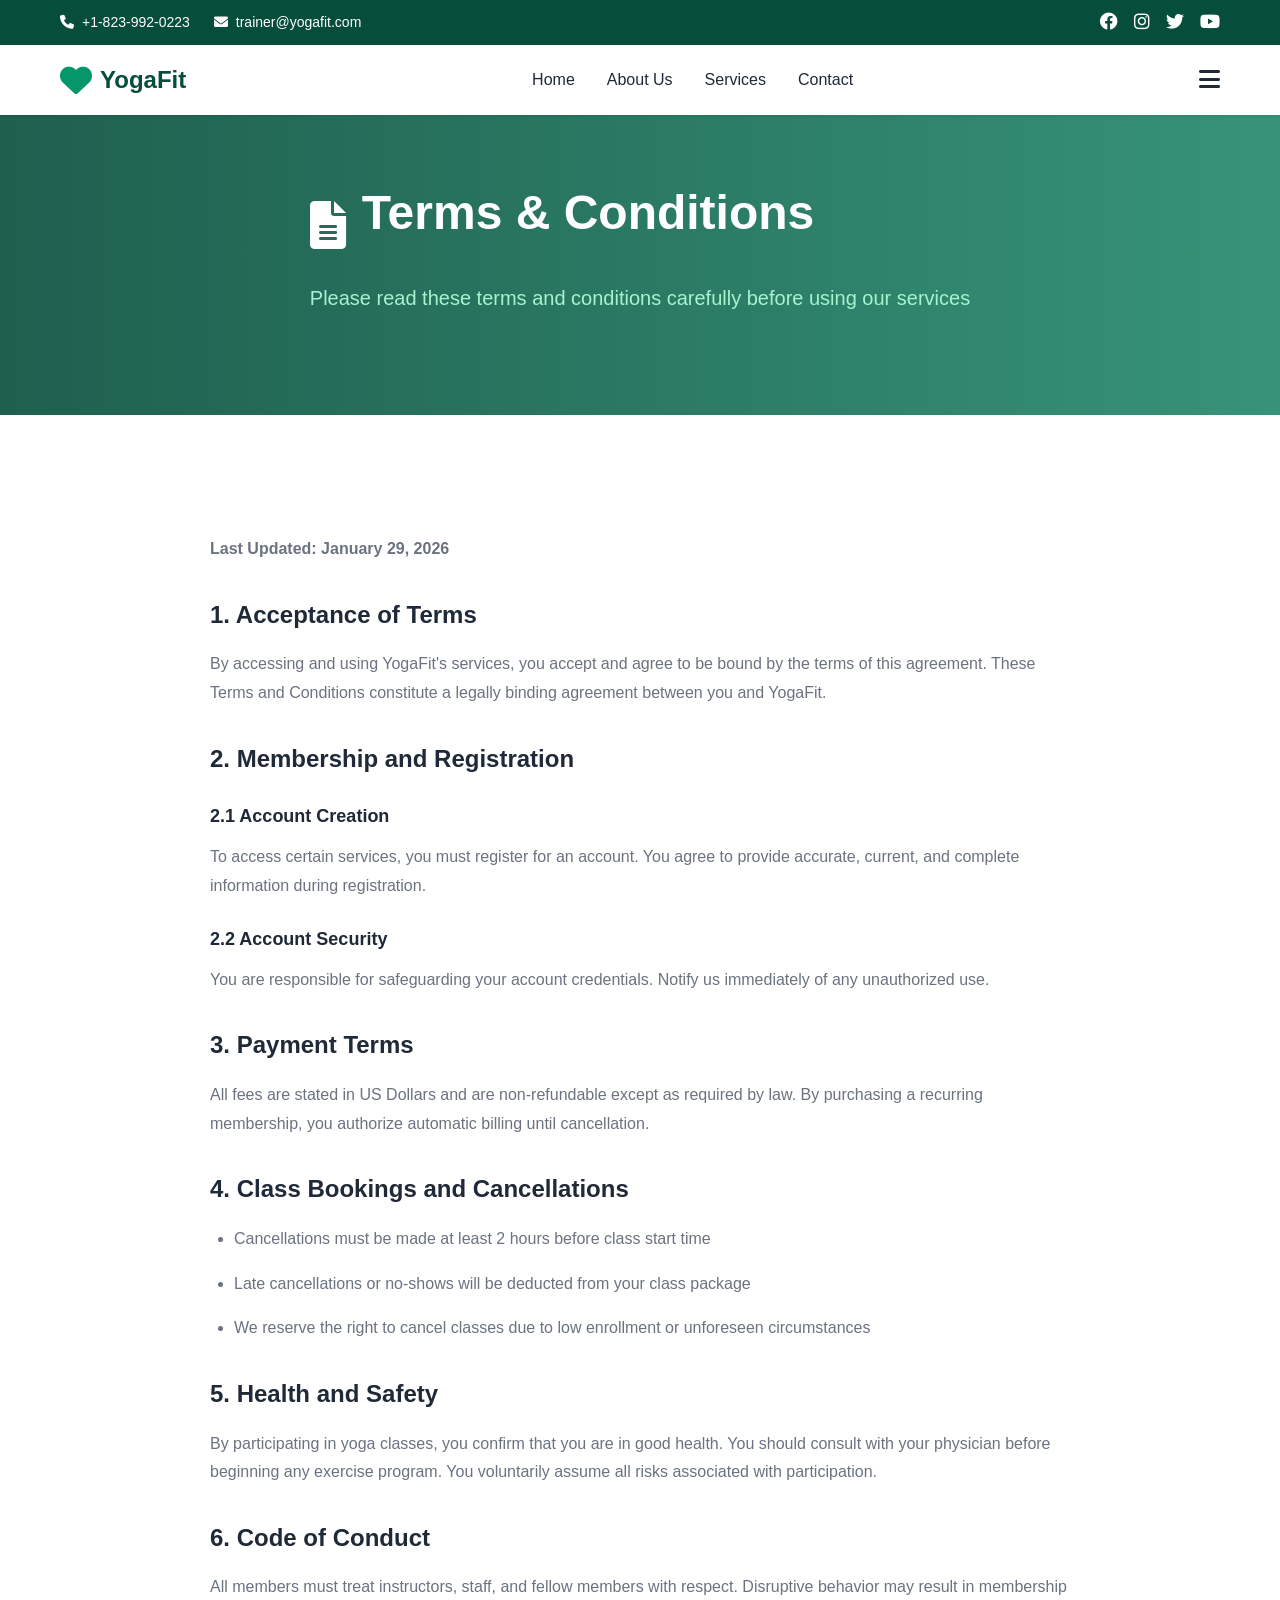
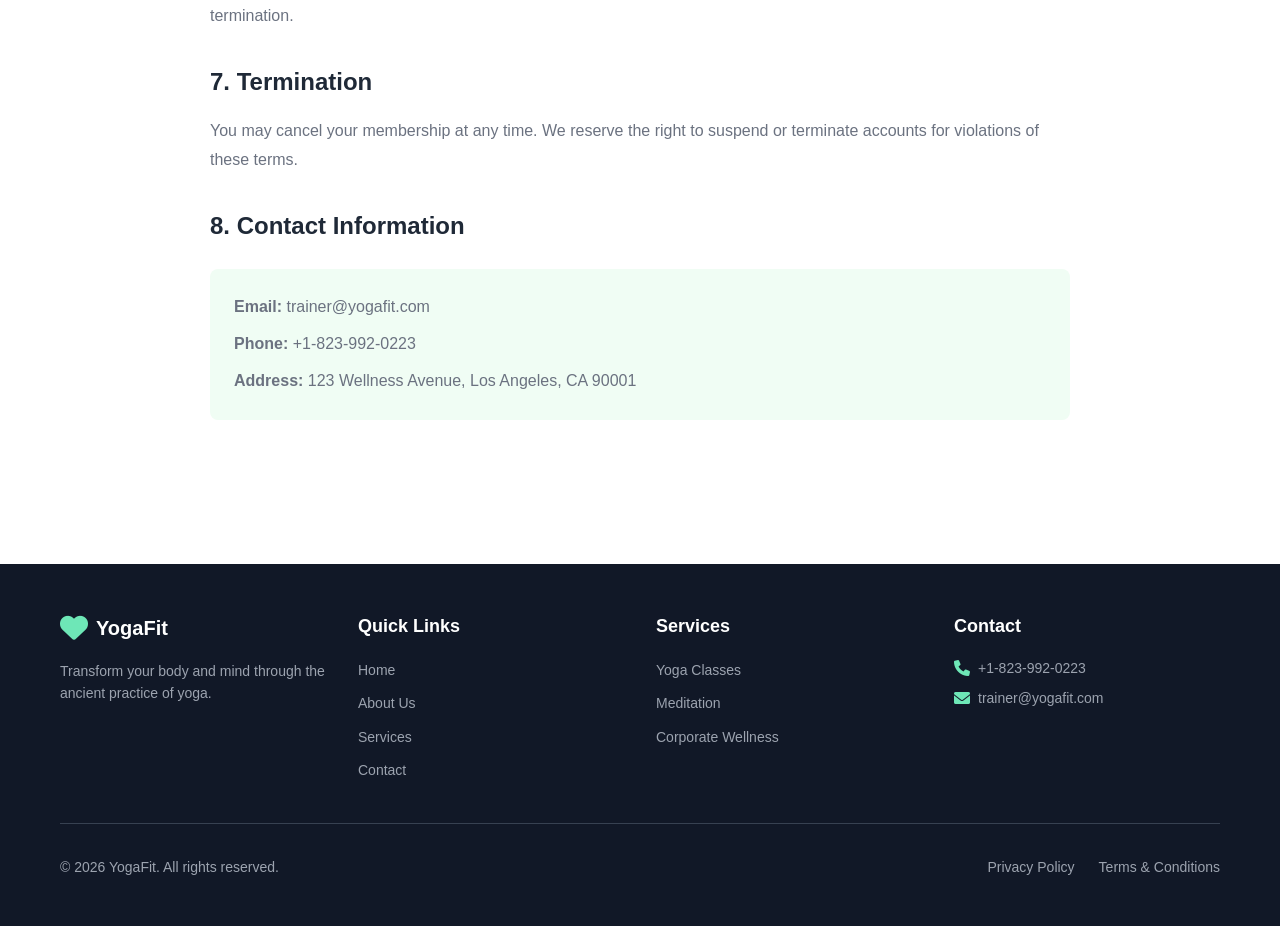
<file: terms.html>
<!DOCTYPE html>
<html lang="en">
<head>
    <meta charset="UTF-8">
    <meta name="viewport" content="width=device-width, initial-scale=1.0">
    <title>Terms & Conditions - YogaFit</title>
    <link rel="stylesheet" href="styles.css">
    <link rel="stylesheet" href="https://cdnjs.cloudflare.com/ajax/libs/font-awesome/6.0.0/css/all.min.css">
    <style>
        .content-section { max-width: 900px; margin: 0 auto; padding: 40px 20px; }
        .content-section h2 { font-size: 24px; margin: 32px 0 16px; color: var(--text-dark); }
        .content-section h3 { font-size: 18px; margin: 24px 0 12px; color: var(--text-dark); }
        .content-section p, .content-section li { line-height: 1.8; color: var(--text-gray); margin-bottom: 16px; }
        .content-section ul { margin-left: 24px; }
        .highlight-box { background: var(--bg-light); padding: 24px; border-radius: 8px; margin: 24px 0; }
    </style>
</head>
<body>
    <header class="header">
        <div class="top-bar">
            <div class="container">
                <div class="top-bar-content">
                    <div class="contact-info">
                        <a href="tel:+18239920223" class="contact-link"><i class="fas fa-phone"></i><span>+1-823-992-0223</span></a>
                        <a href="mailto:trainer@yogafit.com" class="contact-link"><i class="fas fa-envelope"></i><span>trainer@yogafit.com</span></a>
                    </div>
                    <div class="social-links">
                        <a href="https://facebook.com"><i class="fab fa-facebook"></i></a>
                        <a href="https://instagram.com"><i class="fab fa-instagram"></i></a>
                        <a href="https://twitter.com"><i class="fab fa-twitter"></i></a>
                        <a href="https://youtube.com"><i class="fab fa-youtube"></i></a>
                    </div>
                </div>
            </div>
        </div>
        <nav class="main-nav">
            <div class="container">
                <div class="nav-content">
                    <a href="index.html" class="logo"><i class="fas fa-heart"></i><span>YogaFit</span></a>
                    <ul class="nav-menu">
                        <li><a href="index.html">Home</a></li>
                        <li><a href="about.html">About Us</a></li>
                        <li><a href="services.html">Services</a></li>
                        <li><a href="contact.html">Contact</a></li>
                    </ul>
                </div>
            </div>
        </nav>
    </header>

    <section class="hero" style="height: 300px;">
        <div class="hero-overlay"></div>
        <div class="container">
            <div class="hero-content">
                <div style="display: flex; align-items: center; gap: 16px; margin-bottom: 16px;">
                    <i class="fas fa-file-alt" style="font-size: 48px;"></i>
                    <h1>Terms & Conditions</h1>
                </div>
                <p>Please read these terms and conditions carefully before using our services</p>
            </div>
        </div>
    </section>

    <section class="section bg-white">
        <div class="content-section">
            <p><strong>Last Updated: January 29, 2026</strong></p>

            <h2>1. Acceptance of Terms</h2>
            <p>By accessing and using YogaFit's services, you accept and agree to be bound by the terms of this agreement. These Terms and Conditions constitute a legally binding agreement between you and YogaFit.</p>

            <h2>2. Membership and Registration</h2>
            <h3>2.1 Account Creation</h3>
            <p>To access certain services, you must register for an account. You agree to provide accurate, current, and complete information during registration.</p>
            <h3>2.2 Account Security</h3>
            <p>You are responsible for safeguarding your account credentials. Notify us immediately of any unauthorized use.</p>

            <h2>3. Payment Terms</h2>
            <p>All fees are stated in US Dollars and are non-refundable except as required by law. By purchasing a recurring membership, you authorize automatic billing until cancellation.</p>

            <h2>4. Class Bookings and Cancellations</h2>
            <ul>
                <li>Cancellations must be made at least 2 hours before class start time</li>
                <li>Late cancellations or no-shows will be deducted from your class package</li>
                <li>We reserve the right to cancel classes due to low enrollment or unforeseen circumstances</li>
            </ul>

            <h2>5. Health and Safety</h2>
            <p>By participating in yoga classes, you confirm that you are in good health. You should consult with your physician before beginning any exercise program. You voluntarily assume all risks associated with participation.</p>

            <h2>6. Code of Conduct</h2>
            <p>All members must treat instructors, staff, and fellow members with respect. Disruptive behavior may result in membership termination.</p>

            <h2>7. Termination</h2>
            <p>You may cancel your membership at any time. We reserve the right to suspend or terminate accounts for violations of these terms.</p>

            <h2>8. Contact Information</h2>
            <div class="highlight-box">
                <p style="margin-bottom: 8px;"><strong>Email:</strong> trainer@yogafit.com</p>
                <p style="margin-bottom: 8px;"><strong>Phone:</strong> +1-823-992-0223</p>
                <p style="margin-bottom: 0;"><strong>Address:</strong> 123 Wellness Avenue, Los Angeles, CA 90001</p>
            </div>
        </div>
    </section>

    <footer class="footer">
        <div class="container">
            <div class="footer-grid">
                <div class="footer-col">
                    <div class="footer-logo"><i class="fas fa-heart"></i><span>YogaFit</span></div>
                    <p>Transform your body and mind through the ancient practice of yoga.</p>
                </div>
                <div class="footer-col">
                    <h3>Quick Links</h3>
                    <ul>
                        <li><a href="index.html">Home</a></li>
                        <li><a href="about.html">About Us</a></li>
                        <li><a href="services.html">Services</a></li>
                        <li><a href="contact.html">Contact</a></li>
                    </ul>
                </div>
                <div class="footer-col">
                    <h3>Services</h3>
                    <ul>
                        <li><a href="services.html">Yoga Classes</a></li>
                        <li><a href="services.html">Meditation</a></li>
                        <li><a href="services.html">Corporate Wellness</a></li>
                    </ul>
                </div>
                <div class="footer-col">
                    <h3>Contact</h3>
                    <ul class="contact-list">
                        <li><i class="fas fa-phone"></i><a href="tel:+18239920223">+1-823-992-0223</a></li>
                        <li><i class="fas fa-envelope"></i><a href="mailto:trainer@yogafit.com">trainer@yogafit.com</a></li>
                    </ul>
                </div>
            </div>
            <div class="footer-bottom">
                <p>&copy; 2026 YogaFit. All rights reserved.</p>
                <div class="footer-links">
                    <a href="privacy.html">Privacy Policy</a>
                    <a href="terms.html">Terms & Conditions</a>
                </div>
            </div>
        </div>
    </footer>
    <script src="script.js"></script>
</body>
</html>
</file>
<file: styles.css>
/* Global Styles */
* {
    margin: 0;
    padding: 0;
    box-sizing: border-box;
}

:root {
    --primary-color: #059669;
    --primary-dark: #047857;
    --primary-light: #10b981;
    --secondary-color: #064e3b;
    --text-dark: #1f2937;
    --text-gray: #6b7280;
    --text-light: #9ca3af;
    --bg-white: #ffffff;
    --bg-light: #f0fdf4;
    --border-color: #d1d5db;
    --shadow: 0 1px 3px 0 rgba(0, 0, 0, 0.1);
    --shadow-lg: 0 10px 15px -3px rgba(0, 0, 0, 0.1);
}

body {
    font-family: -apple-system, BlinkMacSystemFont, 'Segoe UI', Roboto, 'Helvetica Neue', Arial, sans-serif;
    line-height: 1.6;
    color: var(--text-dark);
    overflow-x: hidden;
}

.container {
    max-width: 1200px;
    margin: 0 auto;
    padding: 0 20px;
}

/* Header Styles */
.header {
    position: sticky;
    top: 0;
    z-index: 1000;
    background: white;
    box-shadow: var(--shadow);
}

.top-bar {
    background: var(--secondary-color);
    color: white;
    padding: 8px 0;
    font-size: 14px;
}

.top-bar-content {
    display: flex;
    justify-content: space-between;
    align-items: center;
}

.contact-info {
    display: flex;
    gap: 24px;
}

.contact-link {
    color: white;
    text-decoration: none;
    display: flex;
    align-items: center;
    gap: 8px;
    transition: color 0.3s;
}

.contact-link:hover {
    color: #a7f3d0;
}

.social-links {
    display: flex;
    gap: 16px;
}

.social-links a {
    color: white;
    font-size: 18px;
    transition: color 0.3s;
}

.social-links a:hover {
    color: #a7f3d0;
}

.main-nav {
    padding: 16px 0;
}

.nav-content {
    display: flex;
    justify-content: space-between;
    align-items: center;
}

.logo {
    display: flex;
    align-items: center;
    gap: 8px;
    font-size: 24px;
    font-weight: bold;
    color: var(--secondary-color);
    text-decoration: none;
}

.logo i {
    color: var(--primary-color);
    font-size: 32px;
}

.nav-menu {
    display: flex;
    gap: 32px;
    list-style: none;
}

.nav-menu a {
    color: var(--text-dark);
    text-decoration: none;
    font-weight: 500;
    transition: color 0.3s;
}

.nav-menu a:hover,
.nav-menu a.active {
    color: var(--primary-color);
}

/* Hero Section */
.hero {
    position: relative;
    height: 600px;
    background: linear-gradient(to right, var(--secondary-color), var(--primary-dark));
    color: white;
    display: flex;
    align-items: center;
    background-image: url('https://images.unsplash.com/photo-1590421554129-19a2dff37230?w=1920&h=1080&fit=crop');
    background-size: cover;
    background-position: center;
}

.hero-overlay {
    position: absolute;
    inset: 0;
    background: linear-gradient(to right, rgba(6, 78, 59, 0.9), rgba(4, 120, 87, 0.8));
}

.hero-content {
    position: relative;
    max-width: 700px;
    z-index: 1;
}

.hero h1 {
    font-size: 48px;
    font-weight: bold;
    margin-bottom: 24px;
    line-height: 1.2;
}

.hero p {
    font-size: 20px;
    margin-bottom: 32px;
    color: #a7f3d0;
}

.hero-buttons {
    display: flex;
    gap: 16px;
}

/* Button Styles */
.btn {
    display: inline-block;
    padding: 12px 32px;
    border-radius: 6px;
    font-weight: 600;
    text-decoration: none;
    transition: all 0.3s;
    border: 2px solid transparent;
    cursor: pointer;
}

.btn-primary {
    background: white;
    color: var(--primary-dark);
}

.btn-primary:hover {
    background: #f0fdf4;
}

.btn-outline {
    border-color: white;
    color: white;
    background: transparent;
}

.btn-outline:hover {
    background: rgba(255, 255, 255, 0.1);
}

.btn-white {
    background: white;
    color: var(--primary-dark);
}

.btn-white:hover {
    background: #f0fdf4;
}

.btn-outline-white {
    border-color: white;
    color: white;
    background: transparent;
}

.btn-outline-white:hover {
    background: rgba(255, 255, 255, 0.1);
}

/* Section Styles */
.section {
    padding: 80px 0;
}

.bg-white {
    background: white;
}

.bg-light {
    background: var(--bg-light);
}

.section-header {
    text-align: center;
    margin-bottom: 48px;
}

.section-header h2 {
    font-size: 36px;
    font-weight: bold;
    color: var(--text-dark);
    margin-bottom: 16px;
}

.section-header p {
    font-size: 18px;
    color: var(--text-gray);
    max-width: 700px;
    margin: 0 auto;
}

/* Grid Layouts */
.grid {
    display: grid;
    gap: 32px;
}

.grid-2 {
    grid-template-columns: repeat(auto-fit, minmax(300px, 1fr));
}

.grid-3 {
    grid-template-columns: repeat(auto-fit, minmax(300px, 1fr));
}

.grid-4 {
    grid-template-columns: repeat(auto-fit, minmax(280px, 1fr));
}

/* Card Styles */
.card {
    background: white;
    padding: 32px;
    border-radius: 8px;
    box-shadow: var(--shadow);
    transition: box-shadow 0.3s;
}

.card:hover {
    box-shadow: var(--shadow-lg);
}

.card-white {
    background: white;
}

.card-icon {
    font-size: 40px;
    color: var(--primary-color);
    margin-bottom: 16px;
}

.card-icon i {
    font-size: 40px;
}

.card h3 {
    font-size: 20px;
    font-weight: 600;
    margin-bottom: 12px;
    color: var(--text-dark);
}

.card p {
    color: var(--text-gray);
    line-height: 1.6;
}

/* Testimonial Cards */
.testimonial-card {
    background: white;
    padding: 24px;
    border-radius: 8px;
}

.testimonial-header {
    display: flex;
    align-items: center;
    gap: 16px;
    margin-bottom: 16px;
}

.testimonial-header img {
    width: 64px;
    height: 64px;
    border-radius: 50%;
    object-fit: cover;
}

.testimonial-header h4 {
    font-size: 16px;
    font-weight: 600;
    color: var(--text-dark);
    margin-bottom: 4px;
}

.testimonial-header p {
    font-size: 14px;
    color: var(--text-gray);
}

.stars {
    display: flex;
    gap: 4px;
    margin-bottom: 12px;
}

.stars i {
    color: #fbbf24;
    font-size: 16px;
}

.testimonial-text {
    font-style: italic;
    color: var(--text-gray);
}

/* Pricing Cards */
.pricing-card {
    background: white;
    padding: 32px;
    border-radius: 8px;
    box-shadow: var(--shadow);
    transition: box-shadow 0.3s;
    position: relative;
}

.pricing-card:hover {
    box-shadow: var(--shadow-lg);
}

.pricing-card.popular {
    border: 2px solid var(--primary-color);
}

.popular-badge {
    position: absolute;
    top: -16px;
    left: 50%;
    transform: translateX(-50%);
    background: var(--primary-color);
    color: white;
    padding: 4px 16px;
    border-radius: 20px;
    font-size: 14px;
}

.pricing-card h3 {
    font-size: 24px;
    margin-bottom: 16px;
}

.price {
    margin-bottom: 24px;
}

.price .amount {
    font-size: 36px;
    font-weight: bold;
    color: var(--primary-color);
}

.price .period {
    color: var(--text-gray);
}

.features {
    list-style: none;
    margin-bottom: 24px;
}

.features li {
    padding: 12px 0;
    color: var(--text-gray);
    display: flex;
    align-items: center;
    gap: 8px;
}

.features i {
    color: var(--primary-color);
}

/* Blog Cards */
.blog-card {
    background: white;
    border-radius: 8px;
    overflow: hidden;
    box-shadow: var(--shadow);
    transition: box-shadow 0.3s;
}

.blog-card:hover {
    box-shadow: var(--shadow-lg);
}

.blog-card img {
    width: 100%;
    height: 200px;
    object-fit: cover;
}

.blog-content {
    padding: 20px;
}

.blog-meta {
    display: flex;
    justify-content: space-between;
    align-items: center;
    font-size: 12px;
    margin-bottom: 12px;
}

.category {
    background: #d1fae5;
    color: var(--primary-dark);
    padding: 4px 8px;
    border-radius: 4px;
}

.date {
    color: var(--text-gray);
}

.blog-content h3 {
    font-size: 18px;
    margin-bottom: 12px;
}

.blog-content p {
    font-size: 14px;
    color: var(--text-gray);
    margin-bottom: 16px;
}

.blog-footer {
    display: flex;
    justify-content: space-between;
    align-items: center;
}

.author {
    font-size: 14px;
    color: var(--text-gray);
}

.read-more {
    color: var(--primary-color);
    text-decoration: none;
    font-weight: 600;
}

/* CTA Section */
.cta-section {
    padding: 80px 0;
    background: linear-gradient(to right, var(--primary-color), var(--primary-dark));
    color: white;
    text-align: center;
}

.cta-content {
    max-width: 800px;
    margin: 0 auto;
}

.cta-content i {
    font-size: 60px;
    margin-bottom: 24px;
    color: #a7f3d0;
}

.cta-content h2 {
    font-size: 36px;
    margin-bottom: 16px;
}

.cta-content p {
    font-size: 20px;
    color: #a7f3d0;
    margin-bottom: 32px;
}

.cta-buttons {
    display: flex;
    gap: 16px;
    justify-content: center;
}

/* Footer */
.footer {
    background: #111827;
    color: white;
    padding: 48px 0;
}

.footer-grid {
    display: grid;
    grid-template-columns: repeat(auto-fit, minmax(250px, 1fr));
    gap: 32px;
    margin-bottom: 32px;
}

.footer-logo {
    display: flex;
    align-items: center;
    gap: 8px;
    font-size: 20px;
    font-weight: bold;
    margin-bottom: 16px;
}

.footer-logo i {
    color: #6ee7b7;
    font-size: 28px;
}

.footer-col p {
    color: #9ca3af;
    font-size: 14px;
    margin-bottom: 16px;
}

.footer-social {
    display: flex;
    gap: 16px;
}

.footer-social a {
    color: #9ca3af;
    font-size: 20px;
    transition: color 0.3s;
}

.footer-social a:hover {
    color: #6ee7b7;
}

.footer-col h3 {
    font-size: 18px;
    margin-bottom: 16px;
}

.footer-col ul {
    list-style: none;
}

.footer-col ul li {
    margin-bottom: 8px;
}

.footer-col ul a {
    color: #9ca3af;
    text-decoration: none;
    font-size: 14px;
    transition: color 0.3s;
}

.footer-col ul a:hover {
    color: #6ee7b7;
}

.contact-list li {
    display: flex;
    align-items: center;
    gap: 8px;
}

.contact-list i {
    color: #6ee7b7;
    font-size: 16px;
}

.footer-bottom {
    padding-top: 32px;
    border-top: 1px solid #374151;
    display: flex;
    justify-content: space-between;
    align-items: center;
    font-size: 14px;
    color: #9ca3af;
}

.footer-links {
    display: flex;
    gap: 24px;
}

.footer-links a {
    color: #9ca3af;
    text-decoration: none;
    transition: color 0.3s;
}

.footer-links a:hover {
    color: #6ee7b7;
}

/* Form Styles */
.form-group {
    margin-bottom: 20px;
}

.form-label {
    display: block;
    margin-bottom: 8px;
    font-weight: 500;
    color: var(--text-dark);
}

.form-input,
.form-textarea,
.form-select {
    width: 100%;
    padding: 12px;
    border: 1px solid var(--border-color);
    border-radius: 6px;
    font-size: 16px;
    font-family: inherit;
    transition: border-color 0.3s;
}

.form-input:focus,
.form-textarea:focus,
.form-select:focus {
    outline: none;
    border-color: var(--primary-color);
}

.form-textarea {
    min-height: 150px;
    resize: vertical;
}

/* Table Styles */
.table {
    width: 100%;
    border-collapse: collapse;
    margin-bottom: 20px;
}

.table th,
.table td {
    padding: 12px;
    text-align: left;
    border-bottom: 1px solid var(--border-color);
}

.table th {
    background: var(--bg-light);
    font-weight: 600;
}

/* Responsive Design */
@media (max-width: 768px) {
    .hero h1 {
        font-size: 32px;
    }

    .hero p {
        font-size: 16px;
    }

    .hero-buttons {
        flex-direction: column;
    }

    .section-header h2 {
        font-size: 28px;
    }

    .grid-3,
    .grid-4 {
        grid-template-columns: 1fr;
    }

    .top-bar-content {
        flex-direction: column;
        gap: 12px;
    }

    .contact-info {
        flex-direction: column;
        gap: 8px;
    }

    .nav-menu {
        flex-direction: column;
        gap: 16px;
    }

    .footer-bottom {
        flex-direction: column;
        gap: 16px;
        text-align: center;
    }

    .cta-buttons {
        flex-direction: column;
    }
}

/* Utility Classes */
.text-center {
    text-align: center;
}

.mb-1 {
    margin-bottom: 8px;
}

.mb-2 {
    margin-bottom: 16px;
}

.mb-3 {
    margin-bottom: 24px;
}

.mb-4 {
    margin-bottom: 32px;
}

.mt-4 {
    margin-top: 32px;
}

.p-4 {
    padding: 32px;
}
</file>
